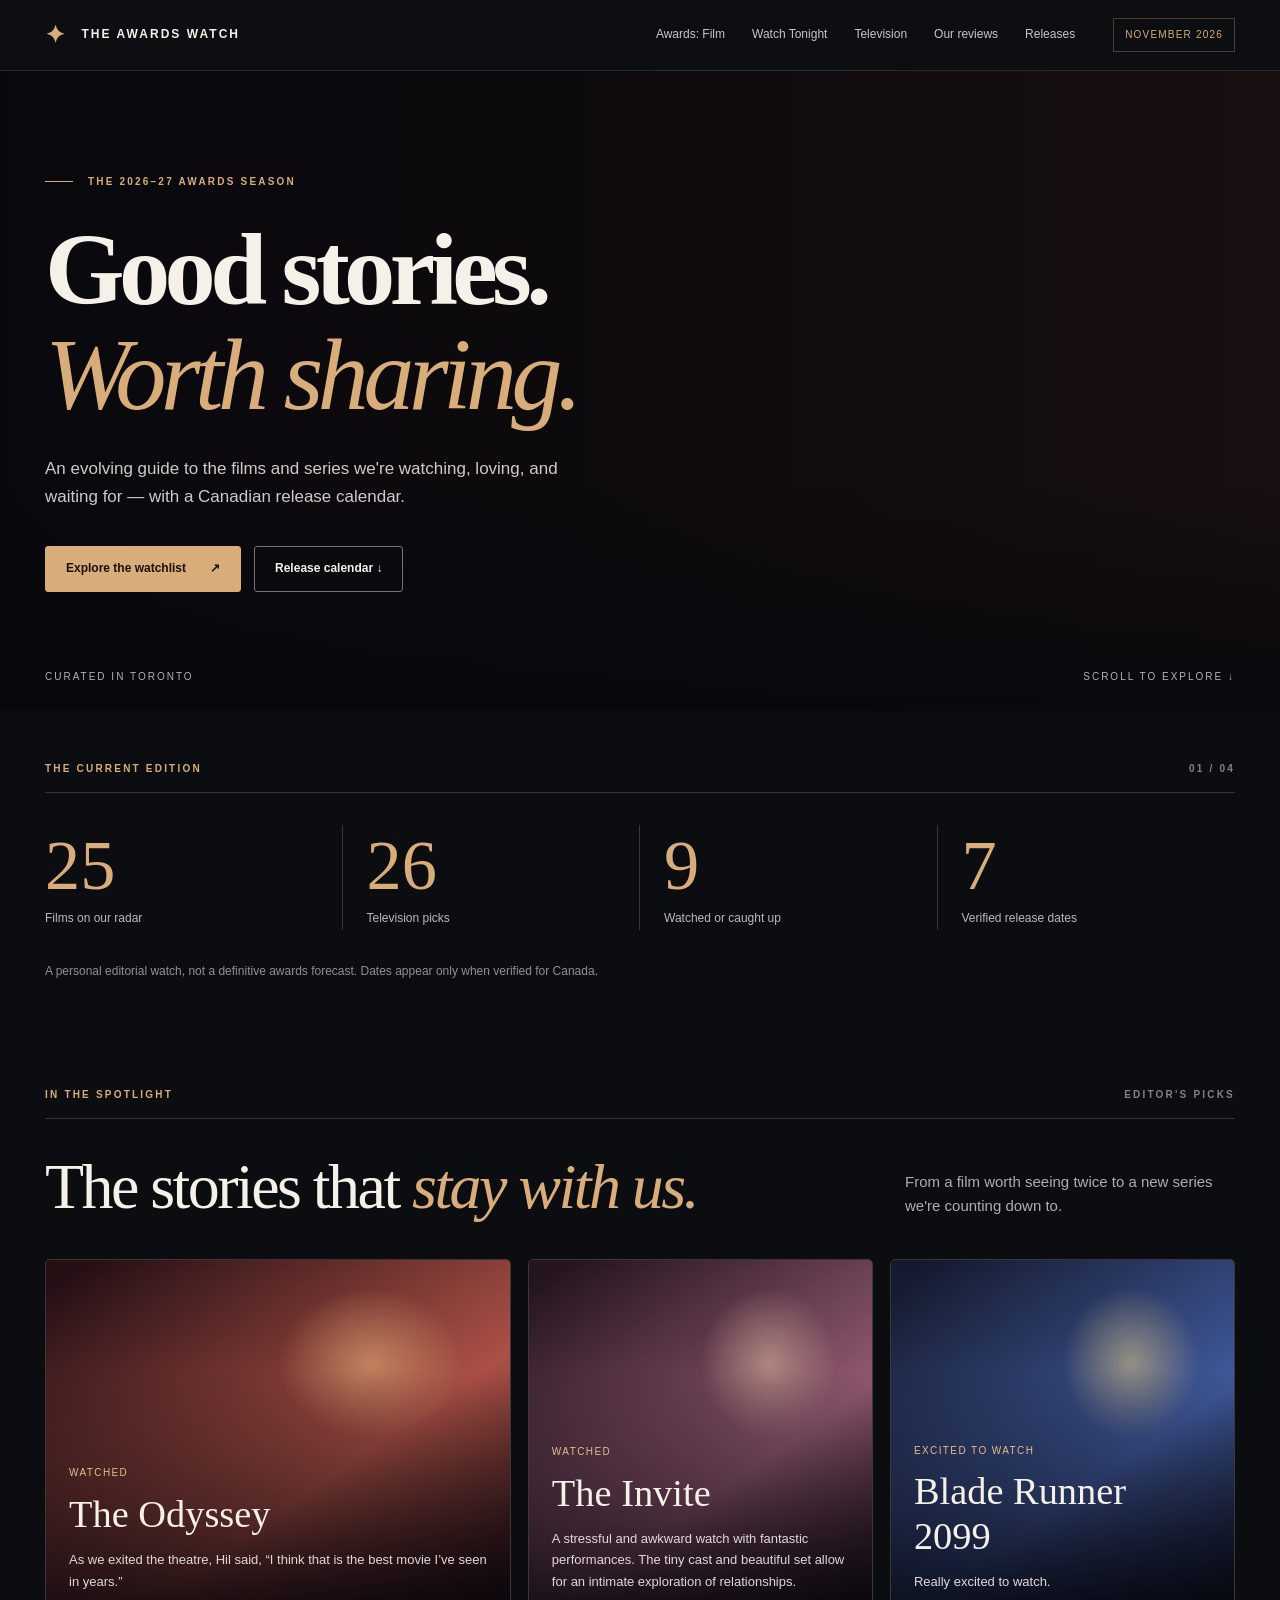
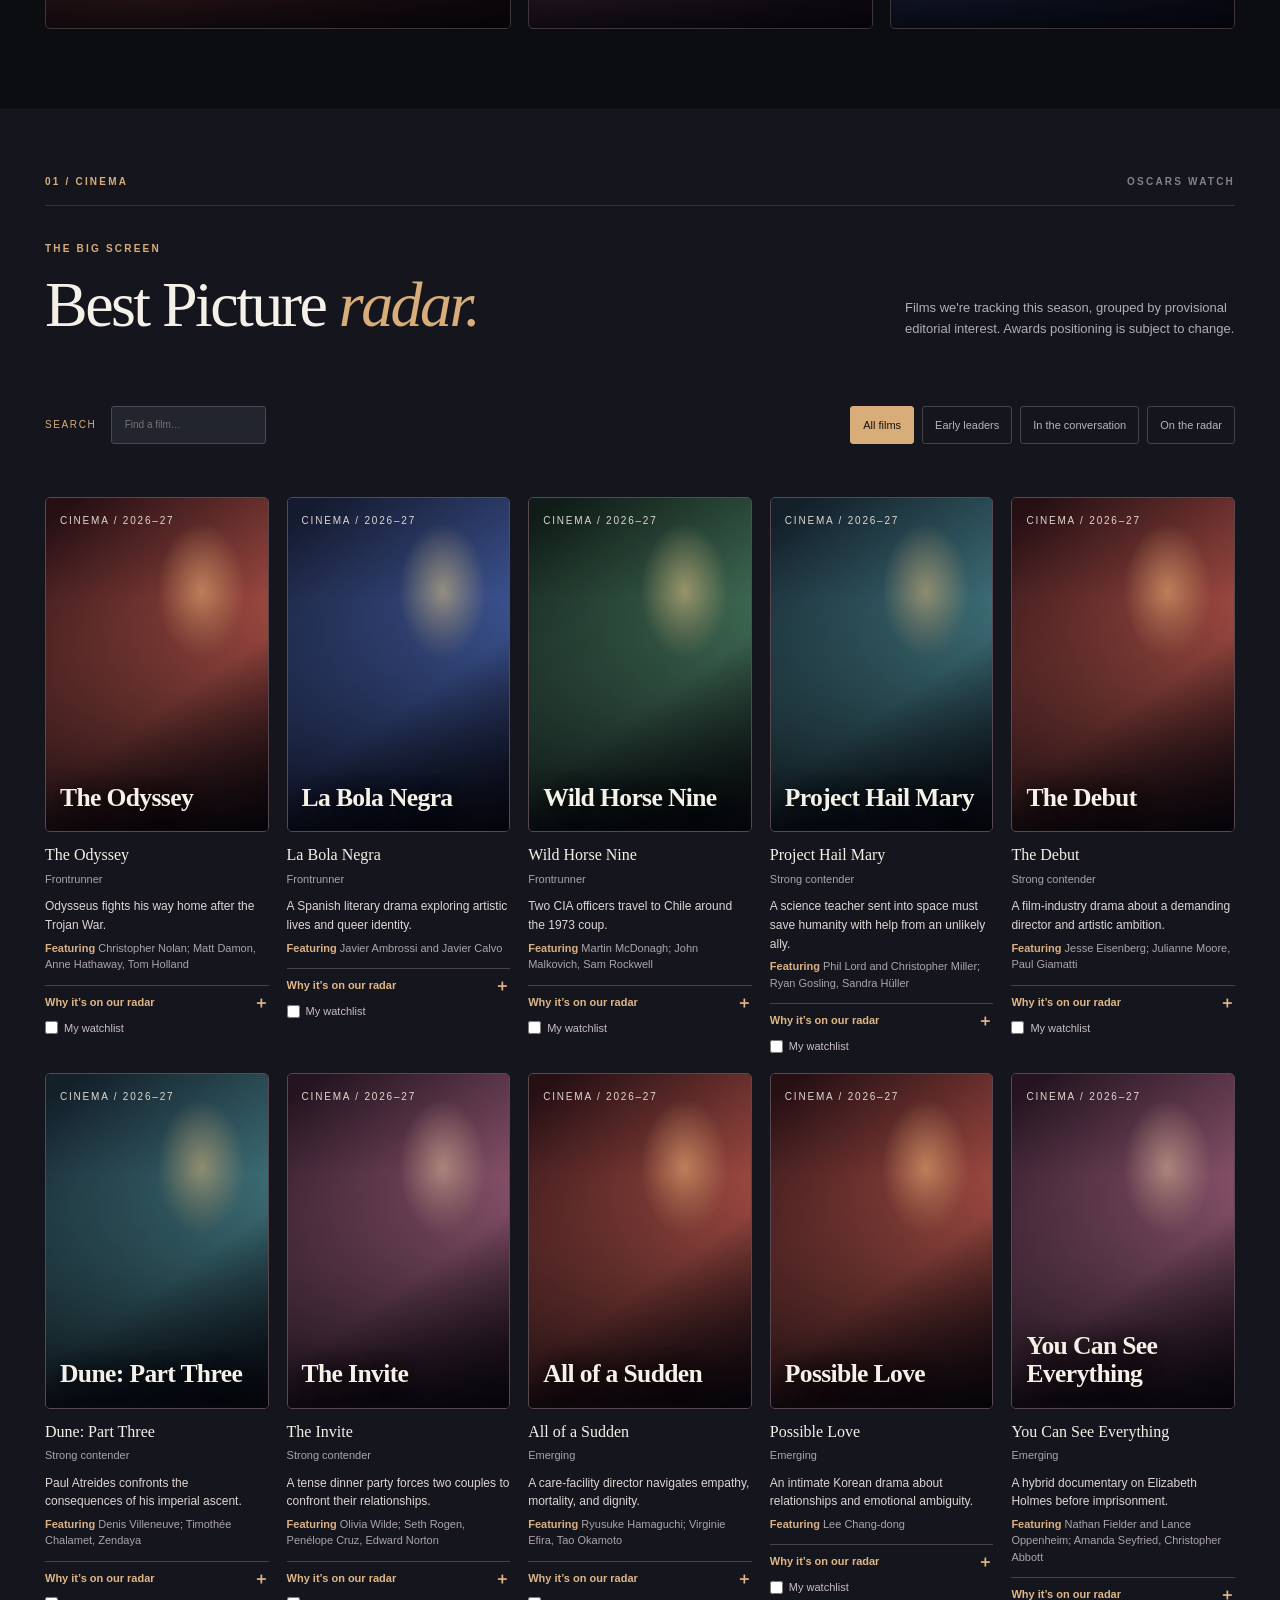
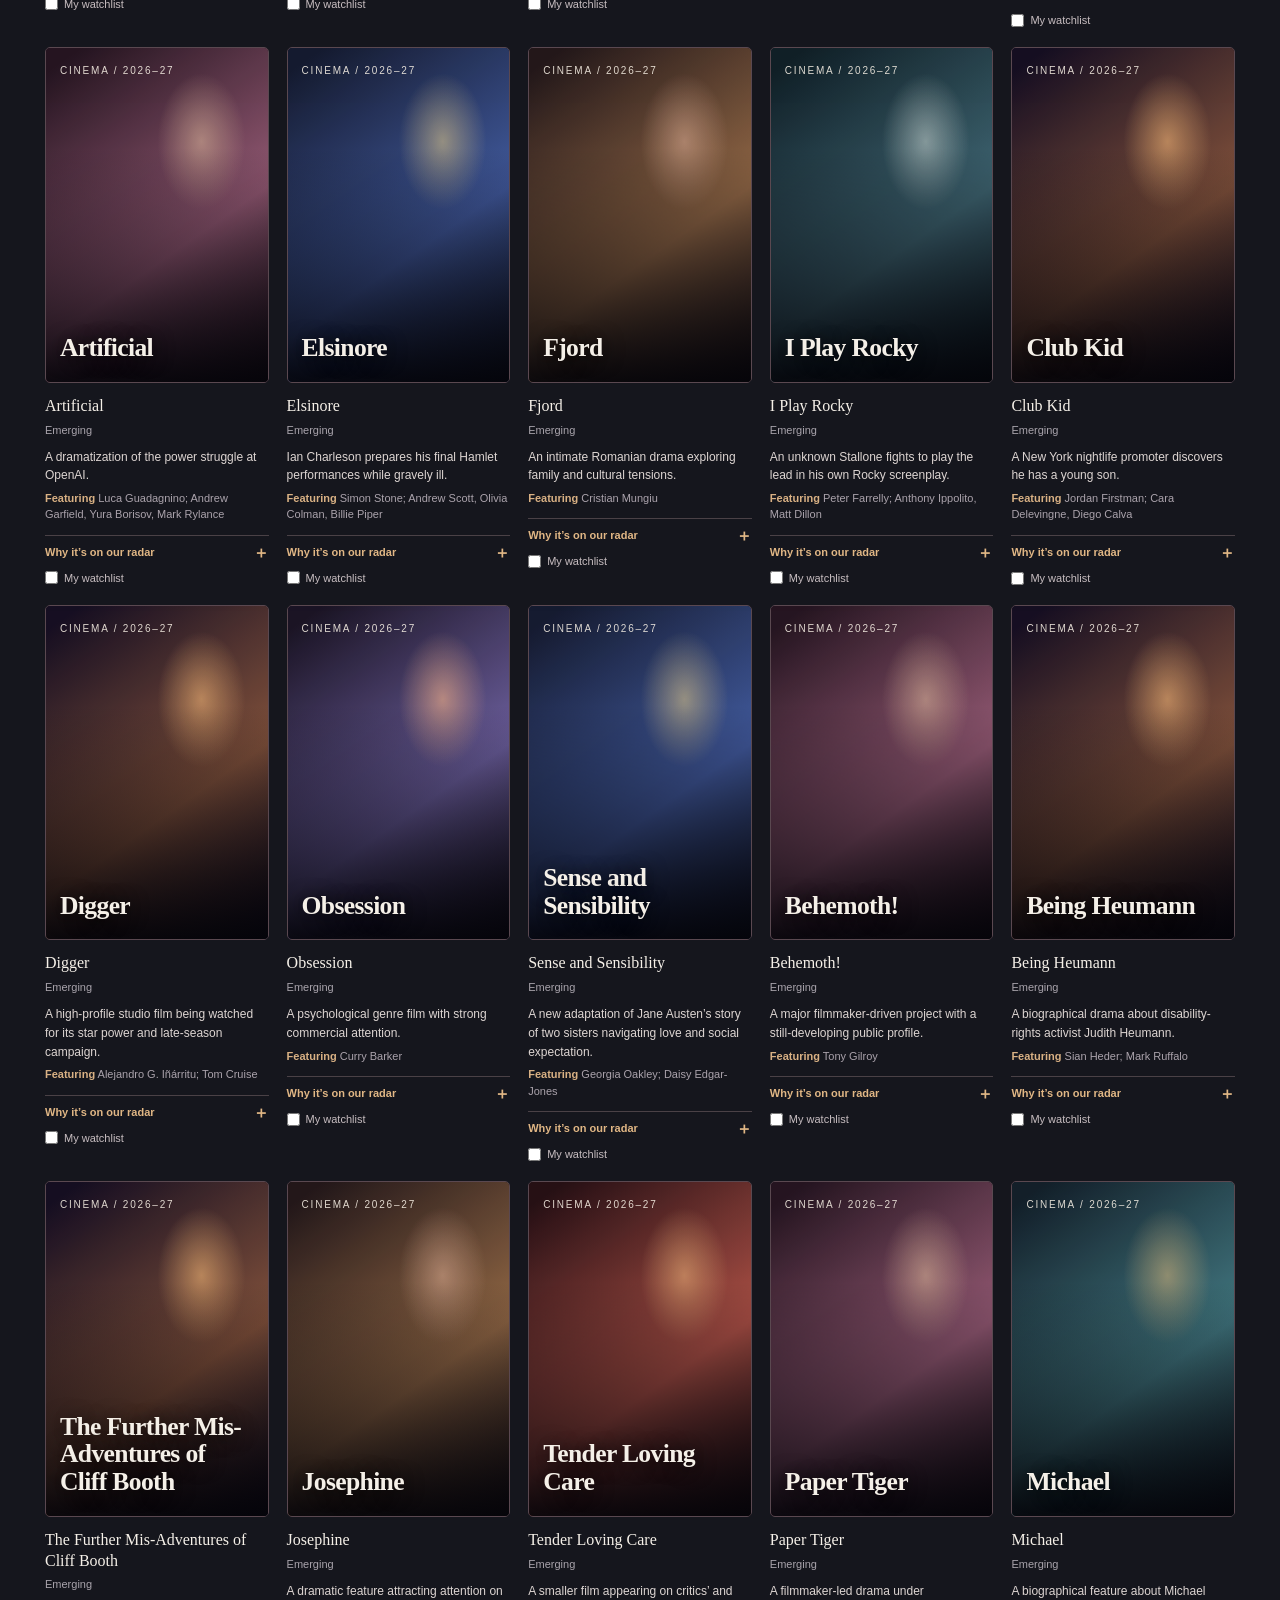
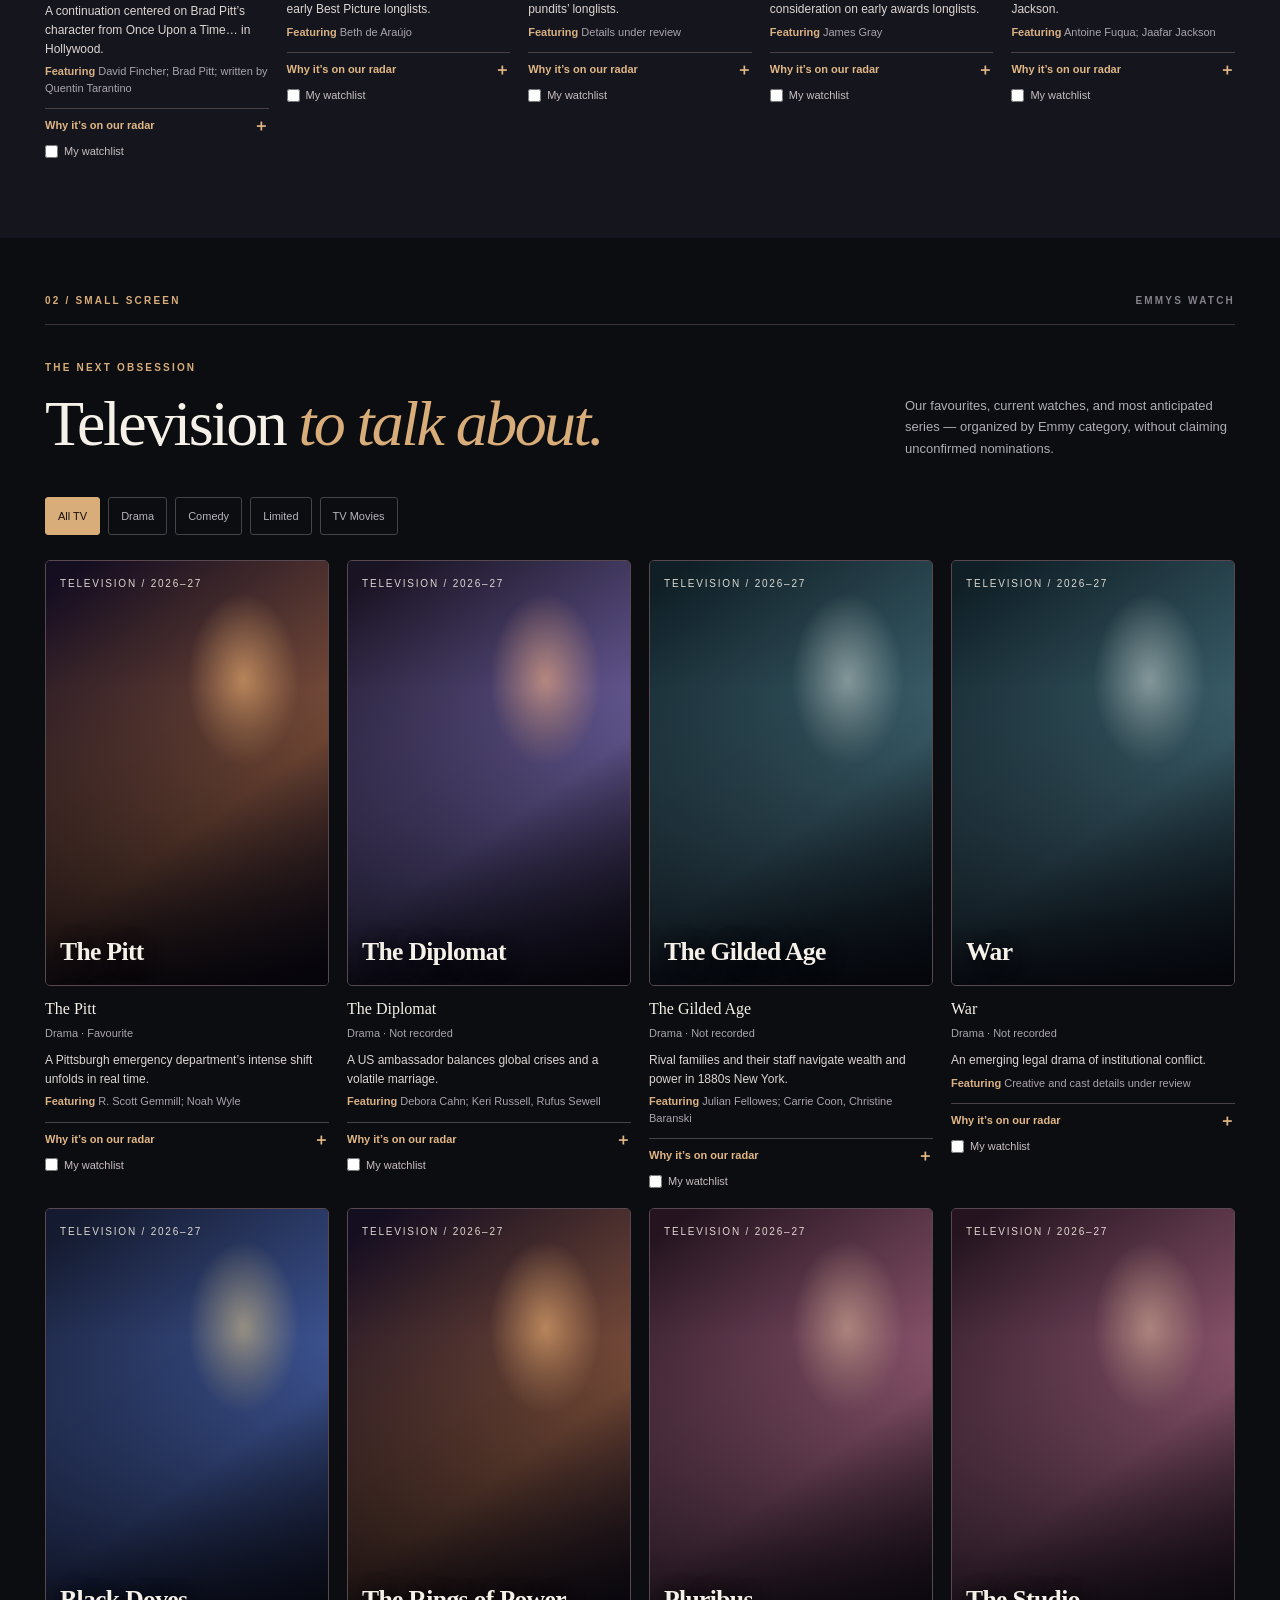
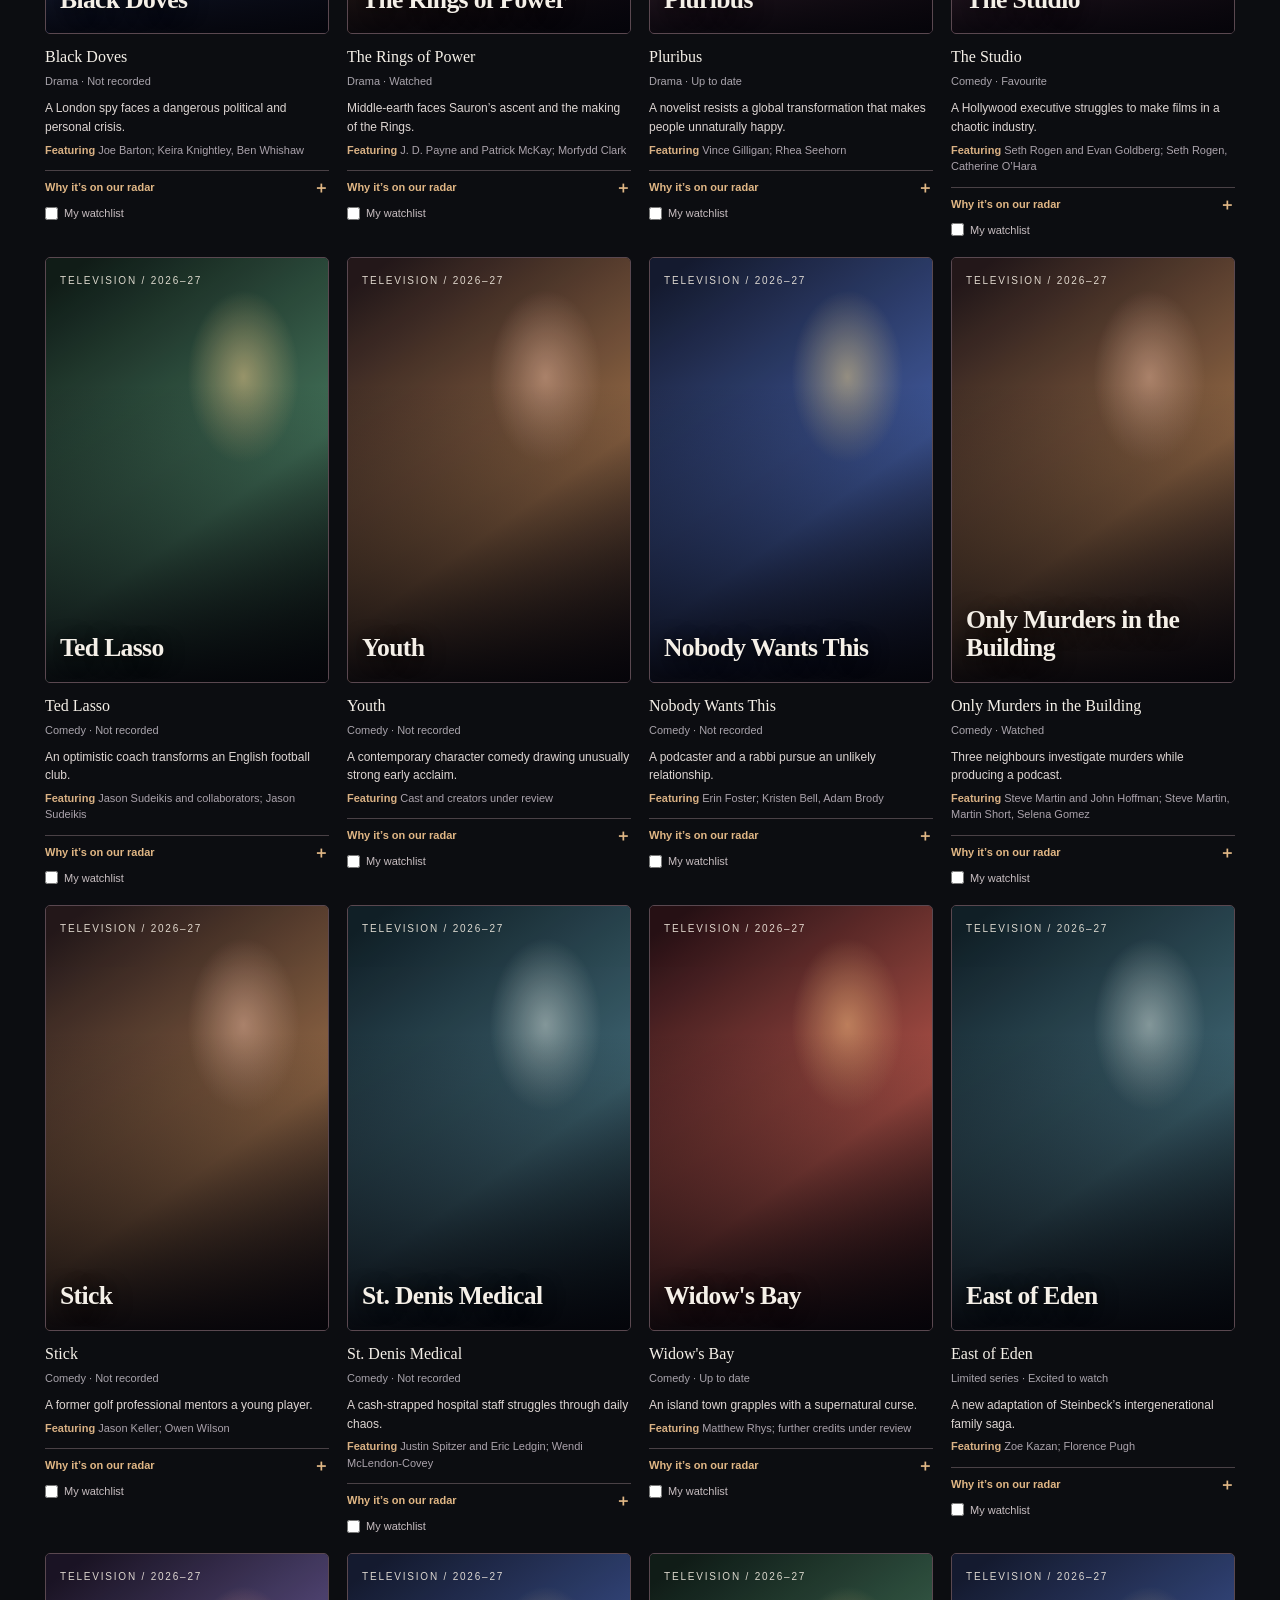
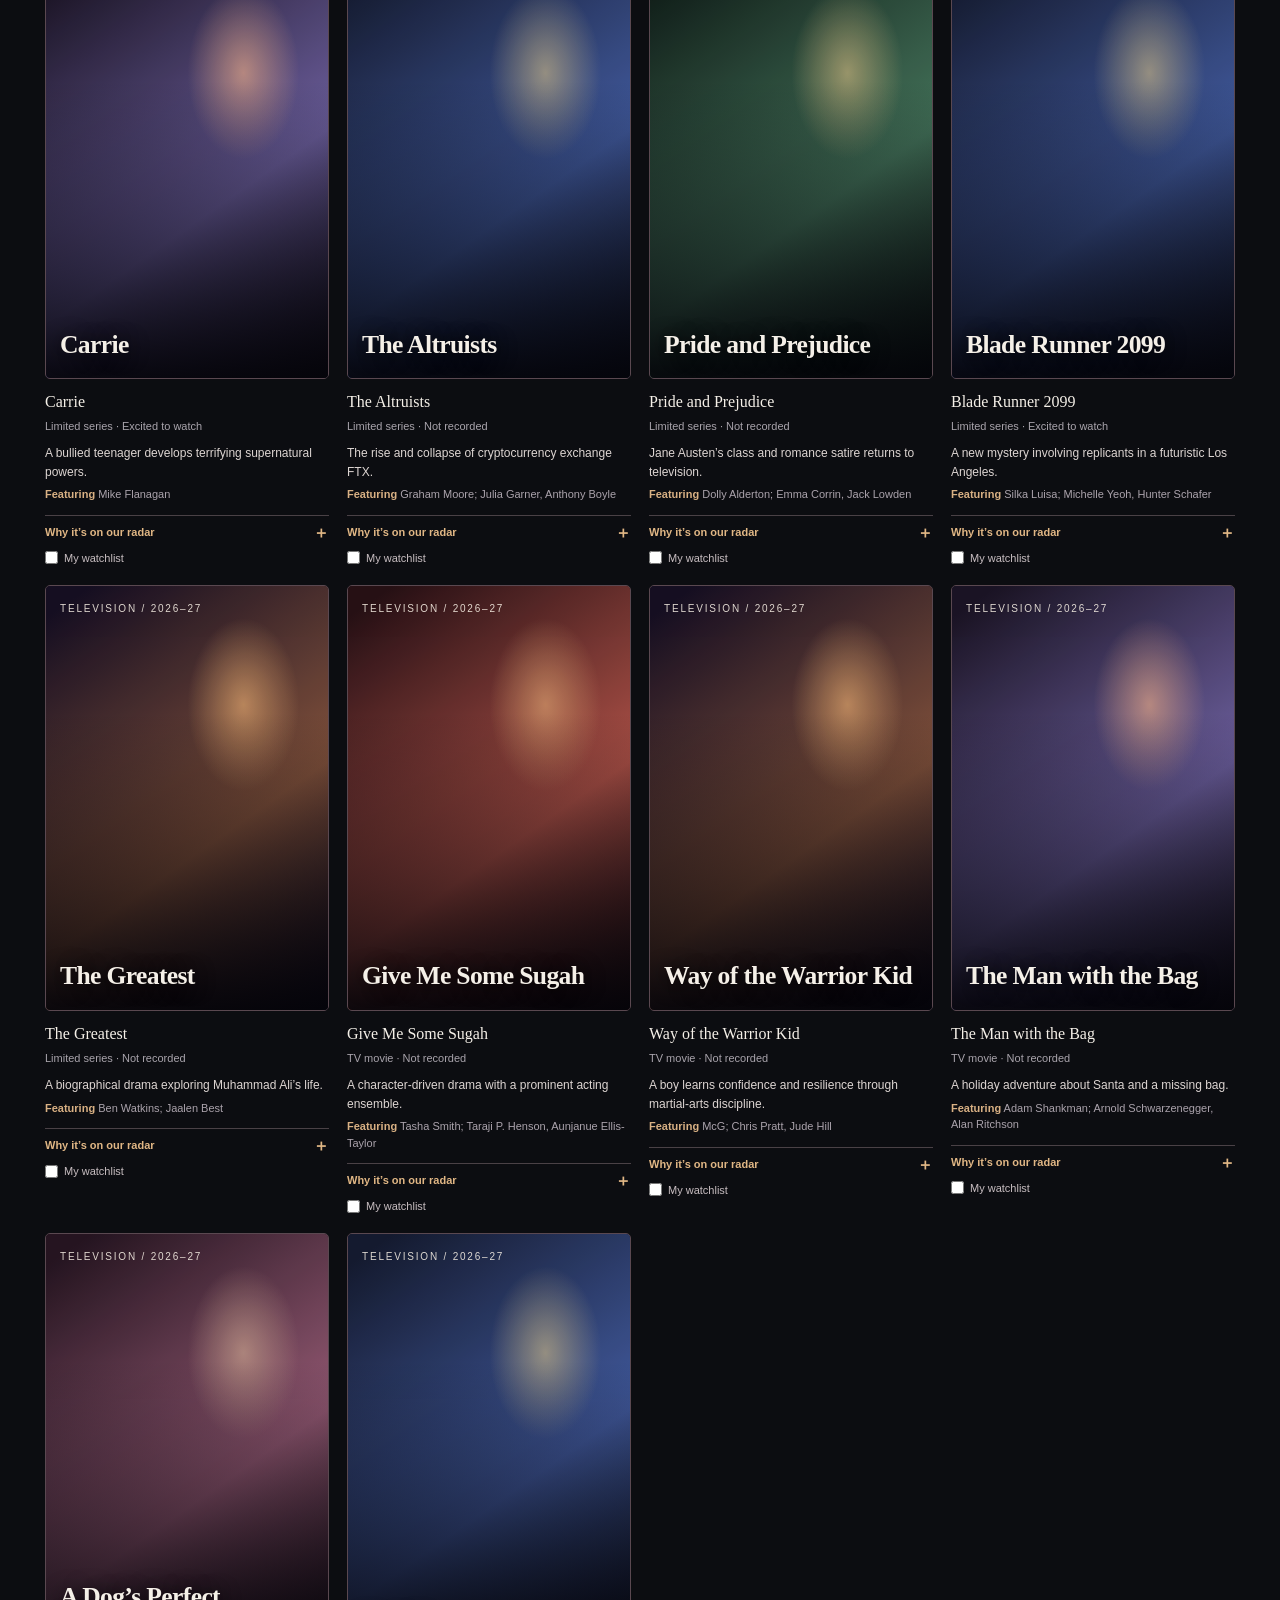
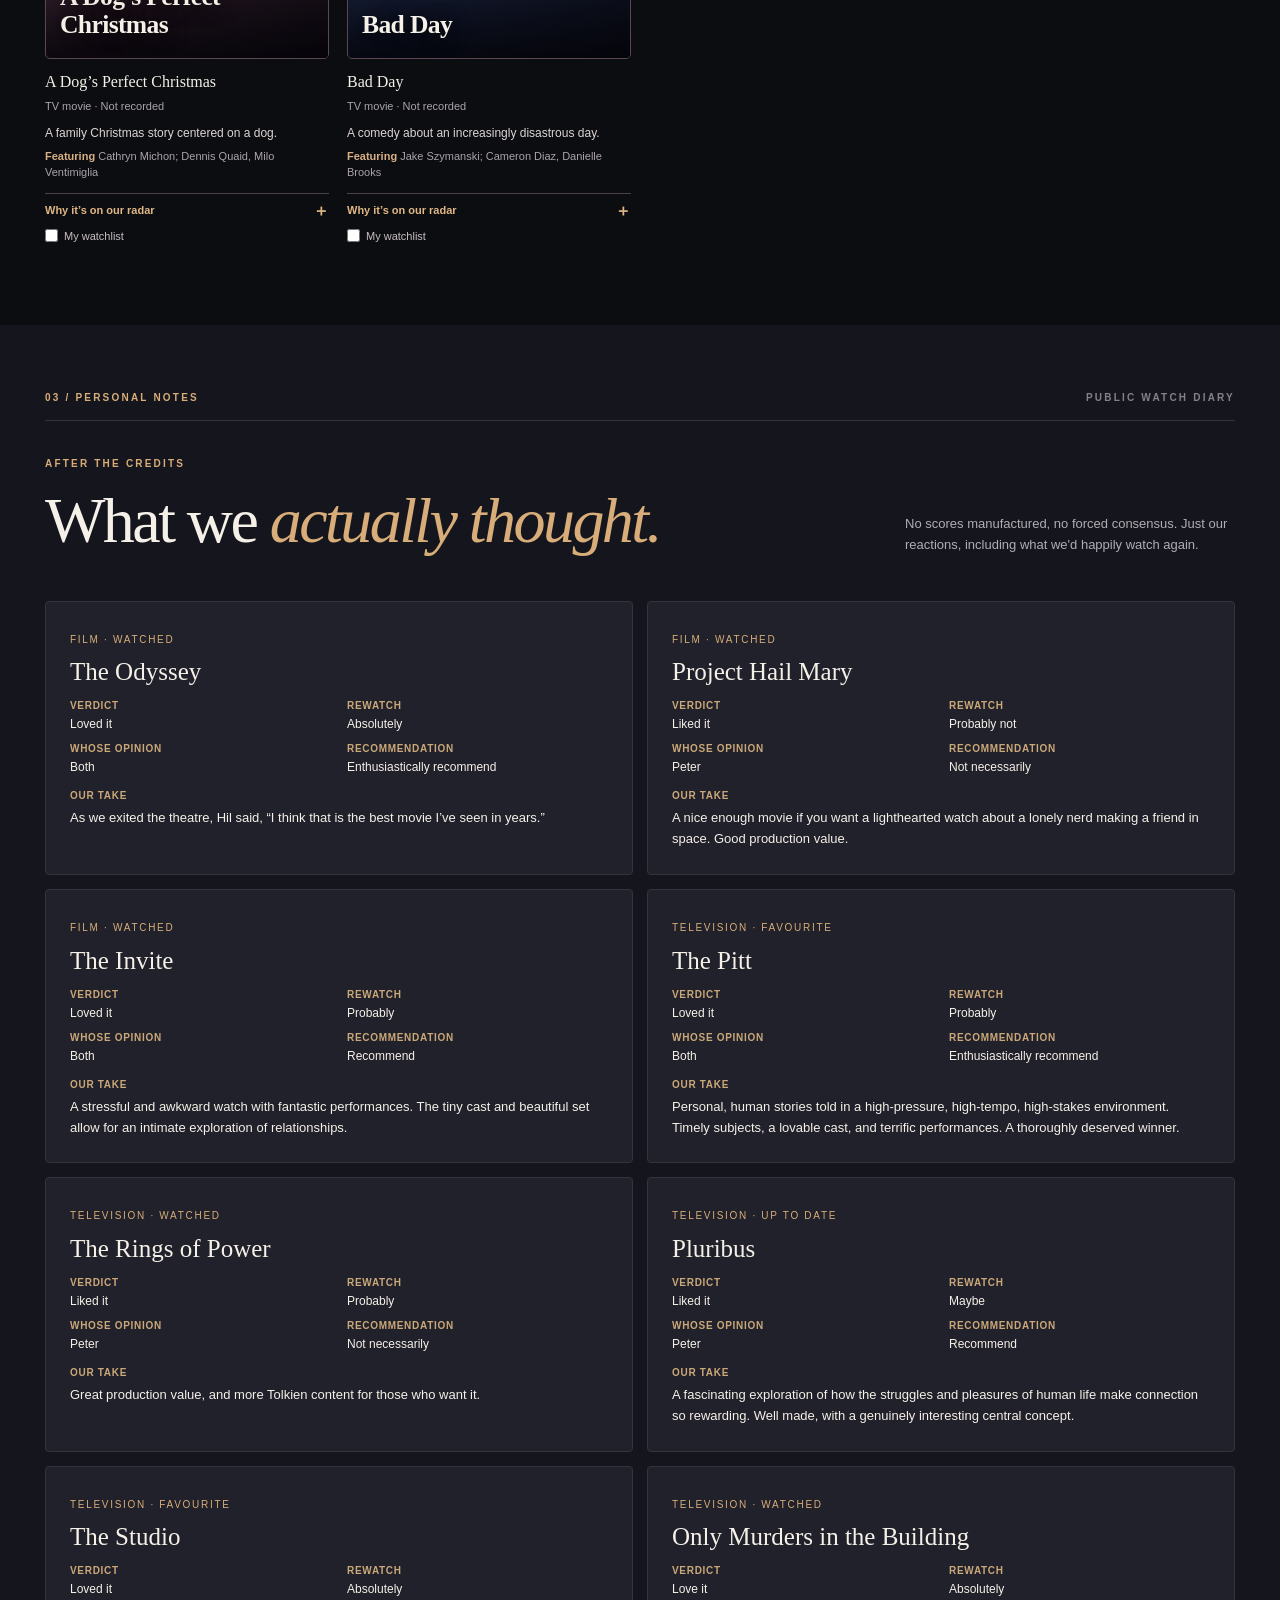
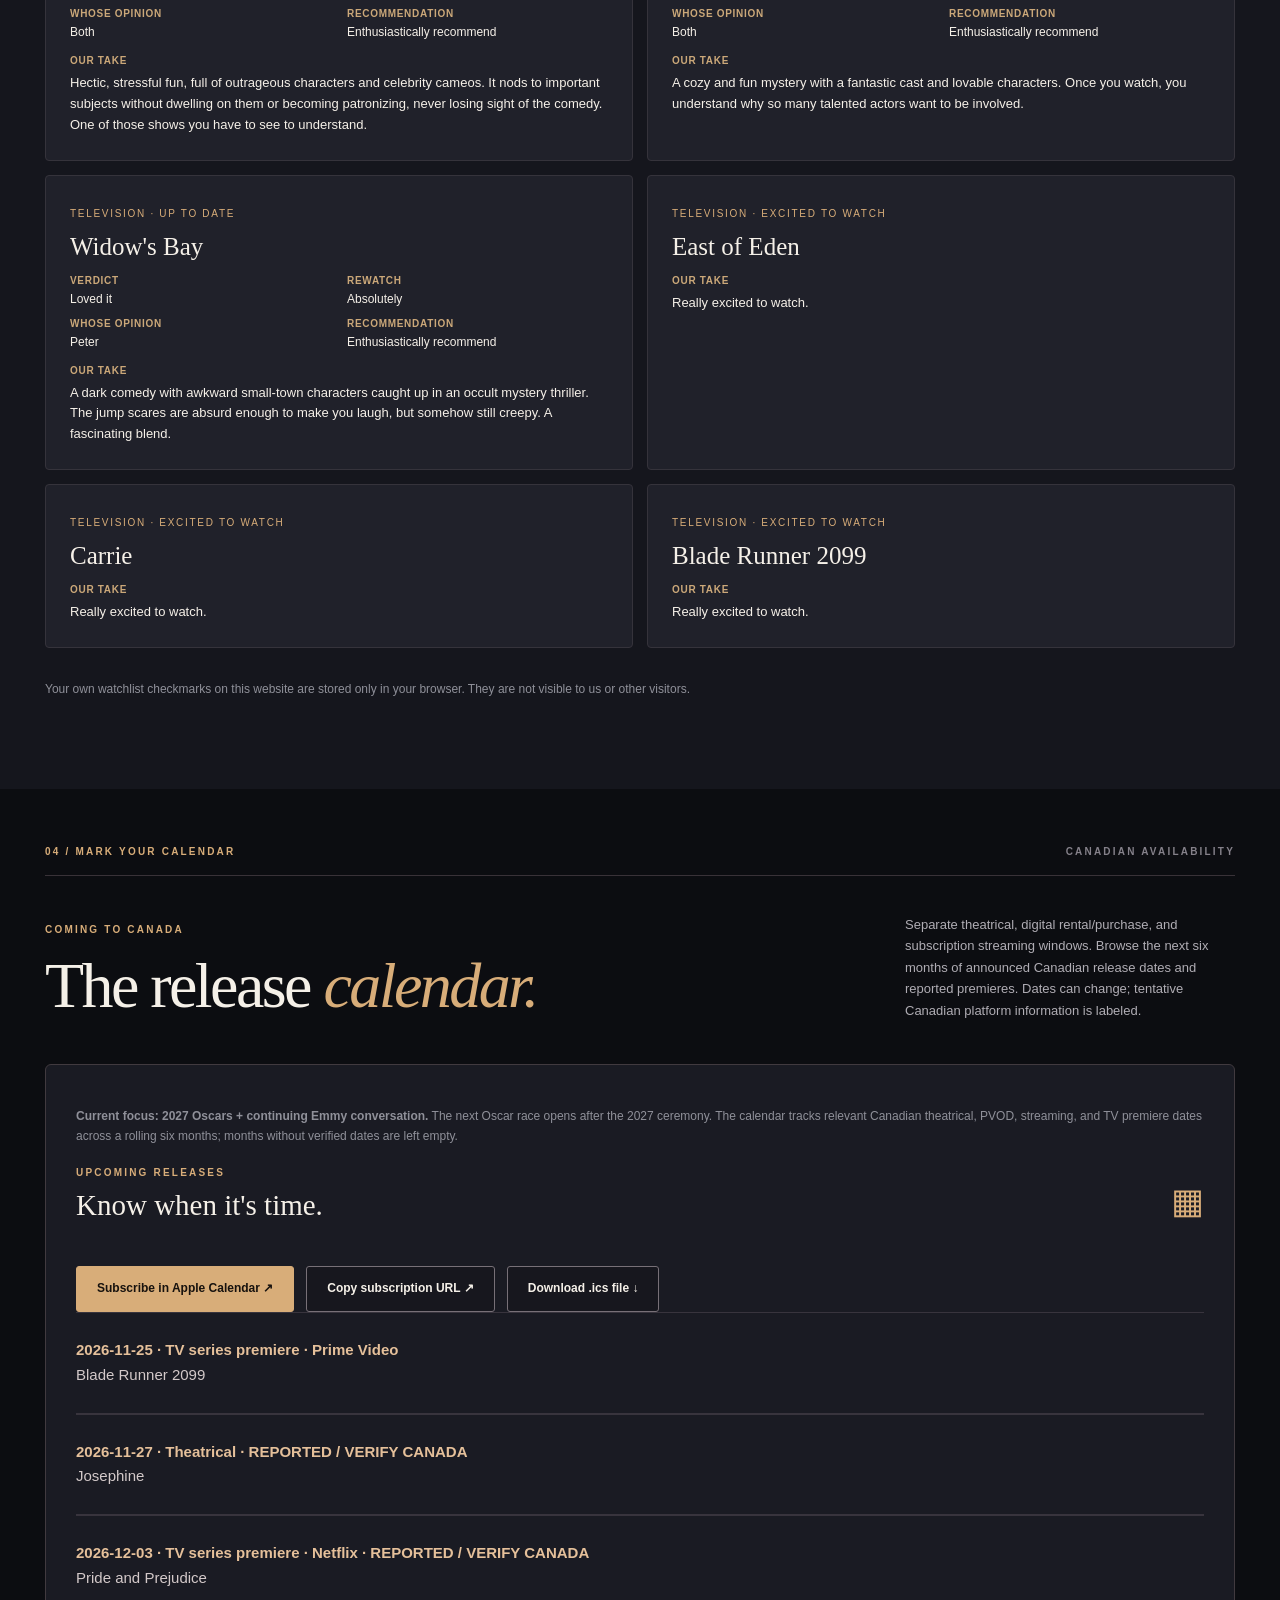
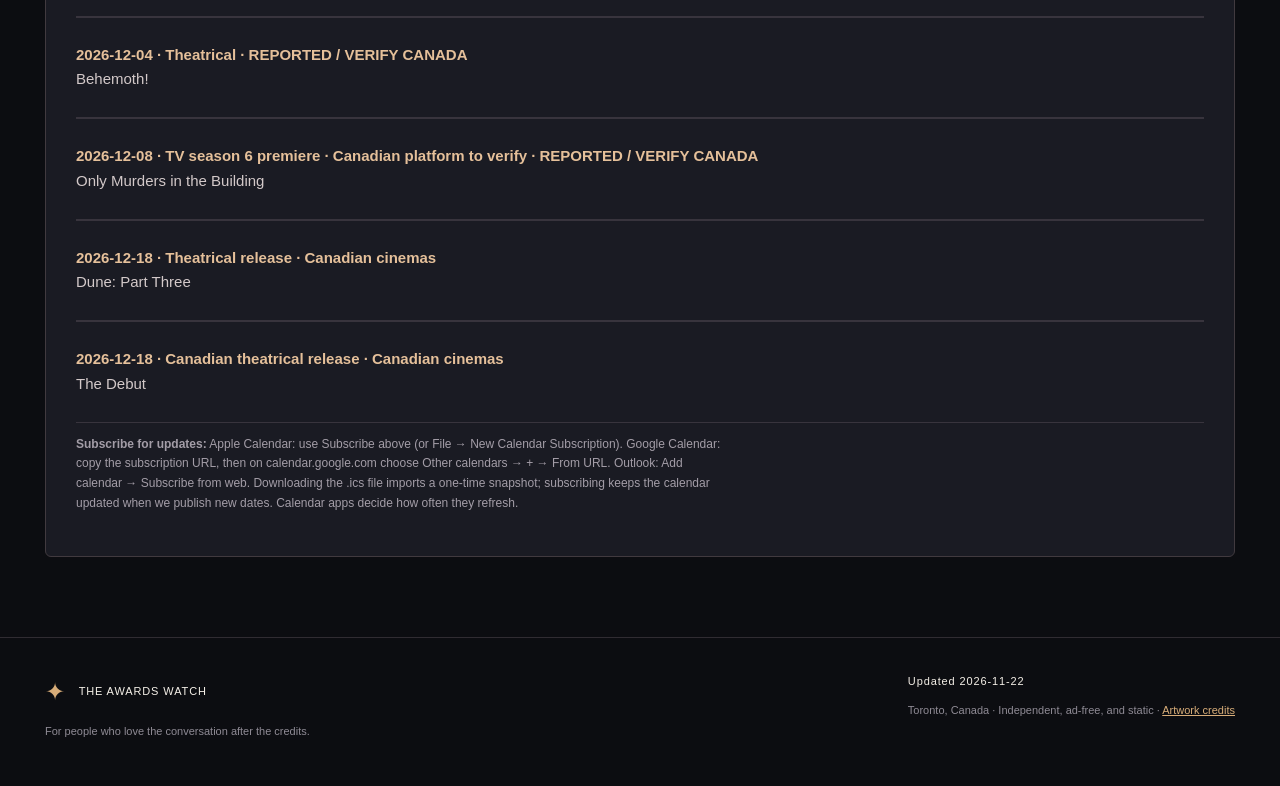
<file: index.html>
<!doctype html><html lang="en"><head><meta charset="utf-8"><meta name="viewport" content="width=device-width,initial-scale=1"><meta name="theme-color" content="#0c0d11"><meta name="description" content="The Awards Watch: a Toronto-based, personal guide to Oscar and Emmy contenders, reactions, and verified Canadian releases."><title>The Awards Watch — Film, television & awards season</title><link rel="stylesheet" href="style.css"></head><body><header class="top"><div class="shell nav"><a class="brand" href="#top"><span class="brandmark">✦</span> THE AWARDS WATCH</a><nav aria-label="Main navigation"><a href="#film">Awards: Film</a><a href="watch-tonight.html">Watch Tonight</a><a href="#television">Television</a><a href="#reactions">Our reviews</a><a href="#releases">Releases</a></nav><span class="edition">NOVEMBER 2026</span></div></header><main id="top"><section class="hero"><div class="heroimage"></div><div class="shell hero-inner"><p class="kicker"><span class="line"></span> THE 2026–27 AWARDS SEASON</p><h1>Good stories.<br><em>Worth sharing.</em></h1><p class="hero-sub">An evolving guide to the films and series we're watching, loving, and waiting for — with a Canadian release calendar.</p><div class="hero-actions"><a class="btn gold" href="#film">Explore the watchlist <span>↗</span></a><a class="btn outline" href="#releases">Release calendar ↓</a></div></div><div class="hero-bottom shell"><span>CURATED IN TORONTO</span><span>SCROLL TO EXPLORE ↓</span></div></section><section class="shell overview"><div class="overline">THE CURRENT EDITION <span>01 / 04</span></div><div class="overview-grid"><div><strong id="filmCount">—</strong><span>Films on our radar</span></div><div><strong id="tvCount">—</strong><span>Television picks</span></div><div><strong id="seenCount">—</strong><span>Watched or caught up</span></div><div><strong id="releaseCount">—</strong><span>Verified release dates</span></div></div><p class="editor-note">A personal editorial watch, not a definitive awards forecast. Dates appear only when verified for Canada.</p></section><section class="shell feature-section"><div class="section-label">IN THE SPOTLIGHT <span>EDITOR'S PICKS</span></div><div class="feature-head"><h2>The stories that <i>stay with us.</i></h2><p>From a film worth seeing twice to a new series we're counting down to.</p></div><div class="feature-grid" id="features"></div></section><section id="film" class="section-dark"><div class="shell"><div class="section-label">01 / CINEMA <span>OSCARS WATCH</span></div><div class="section-head"><div><p class="eyebrow">THE BIG SCREEN</p><h2>Best Picture <i>radar.</i></h2></div><p>Films we're tracking this season, grouped by provisional editorial interest. Awards positioning is subject to change.</p></div><div class="filters"><label class="search-label">SEARCH <input id="filmSearch" placeholder="Find a film…"></label><div class="segmented" id="filmFilters"><button class="active" data-tier="all">All films</button><button data-tier="Frontrunner">Early leaders</button><button data-tier="Strong contender">In the conversation</button><button data-tier="Emerging">On the radar</button></div></div><div class="poster-grid" id="filmGrid"></div></div></section><section id="television" class="shell tv-section"><div class="section-label">02 / SMALL SCREEN <span>EMMYS WATCH</span></div><div class="section-head"><div><p class="eyebrow">THE NEXT OBSESSION</p><h2>Television <i>to talk about.</i></h2></div><p>Our favourites, current watches, and most anticipated series — organized by Emmy category, without claiming unconfirmed nominations.</p></div><div class="segmented" id="tvFilters"><button class="active" data-tier="all">All TV</button><button data-tier="Drama">Drama</button><button data-tier="Comedy">Comedy</button><button data-tier="Limited series">Limited</button><button data-tier="TV movie">TV Movies</button></div><div class="poster-grid" id="tvGrid"></div></section><section id="reactions" class="section-dark"><div class="shell"><div class="section-label">03 / PERSONAL NOTES <span>PUBLIC WATCH DIARY</span></div><div class="section-head"><div><p class="eyebrow">AFTER THE CREDITS</p><h2>What we <i>actually thought.</i></h2></div><p>No scores manufactured, no forced consensus. Just our reactions, including what we'd happily watch again.</p></div><div class="review-grid" id="reviewGrid"></div><p class="privacy-note">Your own watchlist checkmarks on this website are stored only in your browser. They are not visible to us or other visitors.</p></div></section><section id="releases" class="shell release-section"><div class="section-label">04 / MARK YOUR CALENDAR <span>CANADIAN AVAILABILITY</span></div><div class="section-head"><div><p class="eyebrow">COMING TO CANADA</p><h2>The release <i>calendar.</i></h2></div><p>Separate theatrical, digital rental/purchase, and subscription streaming windows. Browse the next six months of announced Canadian release dates and reported premieres. Dates can change; tentative Canadian platform information is labeled.</p></div><div class="release-panel"><p class="editor-note"><strong>Current focus: 2027 Oscars + continuing Emmy conversation.</strong> The next Oscar race opens after the 2027 ceremony. The calendar tracks relevant Canadian theatrical, PVOD, streaming, and TV premiere dates across a rolling six months; months without verified dates are left empty.</p><div class="release-panel-top"><div><span class="eyebrow">UPCOMING RELEASES</span><h3>Know when it's time.</h3></div><div class="calendar-icon">▦</div></div><div class="release-actions"><a class="btn gold" href="webcal://idyllic-stroopwafel.github.io/awards-watch/releases.ics">Subscribe in Apple Calendar ↗</a><button class="btn outline" id="copyCalendar">Copy subscription URL ↗</button><a class="btn outline" href="releases.ics" download="awards-watch-releases.ics">Download .ics file ↓</a></div><div id="releaseList"></div><p class="calendar-help"><strong>Subscribe for updates:</strong> Apple Calendar: use Subscribe above (or File → New Calendar Subscription). Google Calendar: copy the subscription URL, then on calendar.google.com choose Other calendars → + → From URL. Outlook: Add calendar → Subscribe from web. Downloading the .ics file imports a one-time snapshot; subscribing keeps the calendar updated when we publish new dates. Calendar apps decide how often they refresh.</p></div></section></main><footer><div class="shell footer-inner"><div><span class="brandmark">✦</span> THE AWARDS WATCH<p>For people who love the conversation after the credits.</p></div><div><span id="updated"></span><p>Toronto, Canada · Independent, ad-free, and static · <a href="credits.html" style="color:#d8ad79;text-decoration:underline">Artwork credits</a></p></div></div></footer><script src="app.js"></script></body></html>
</file>
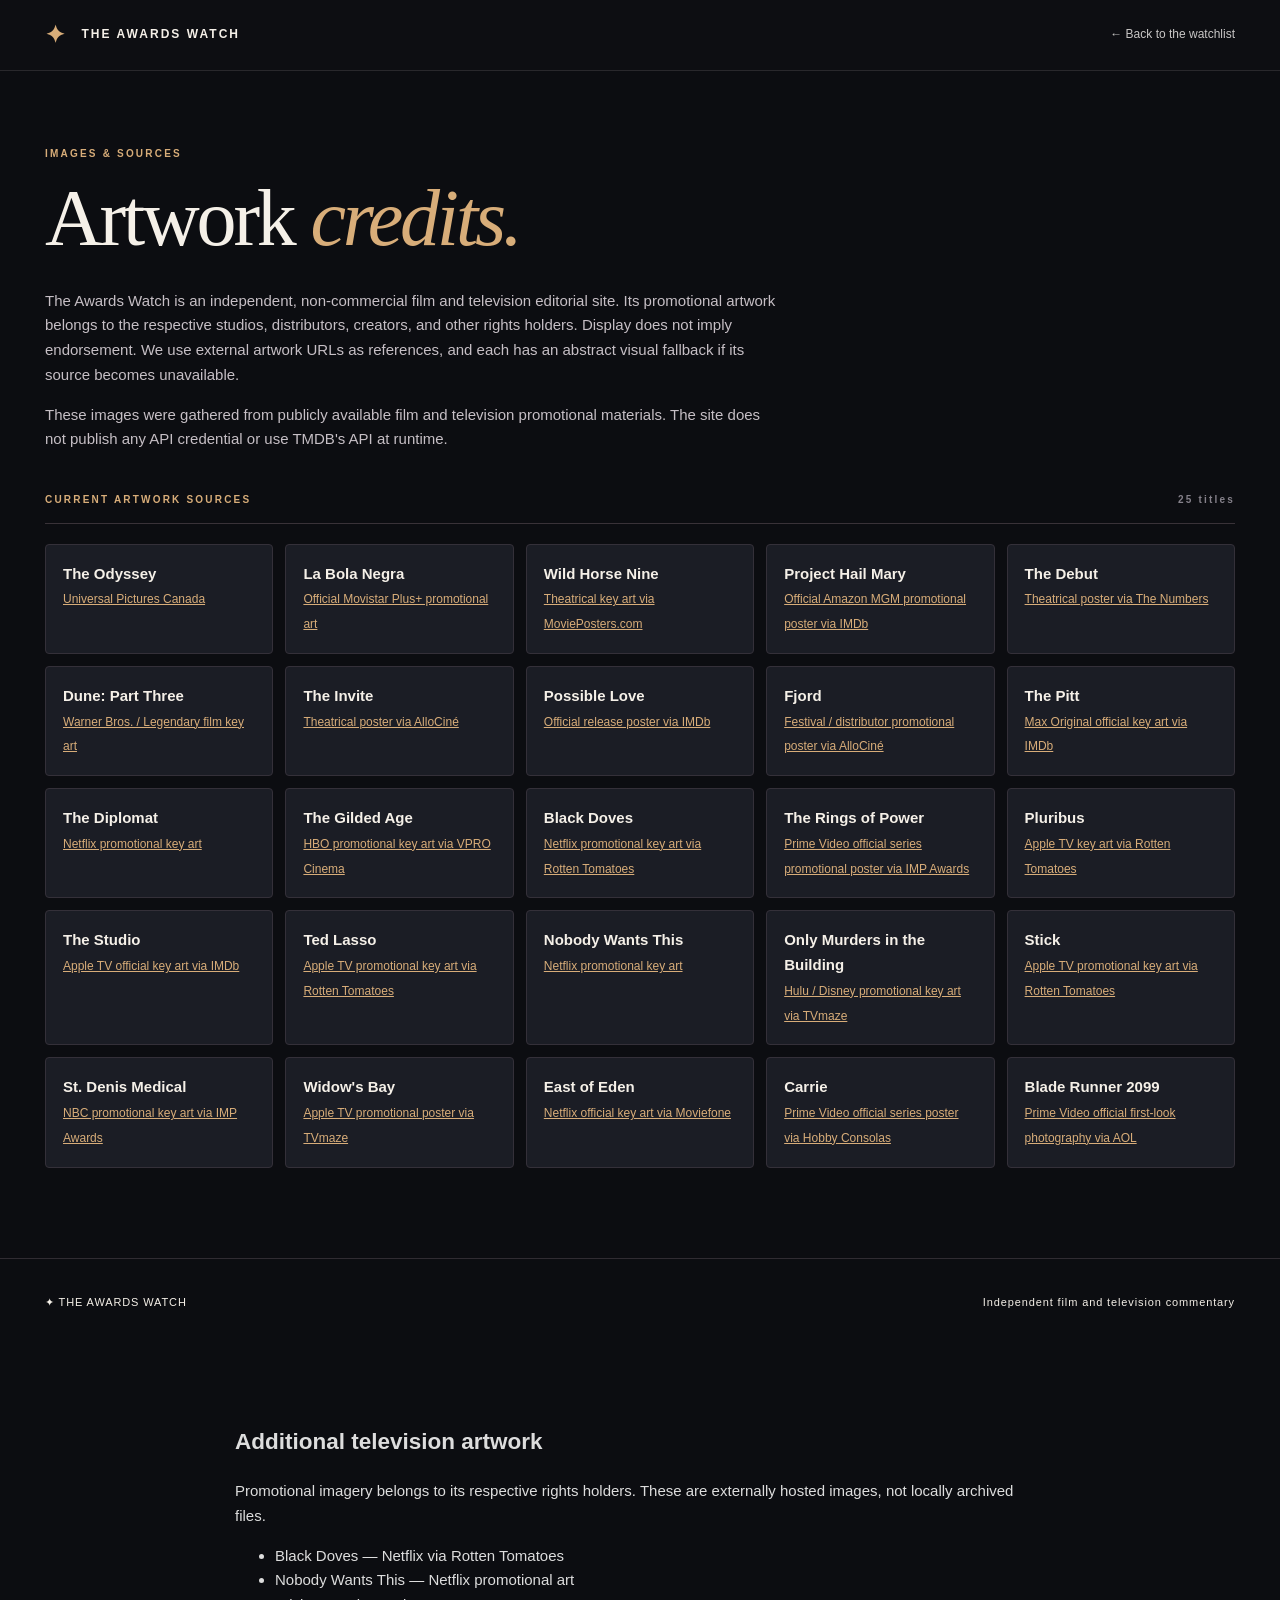
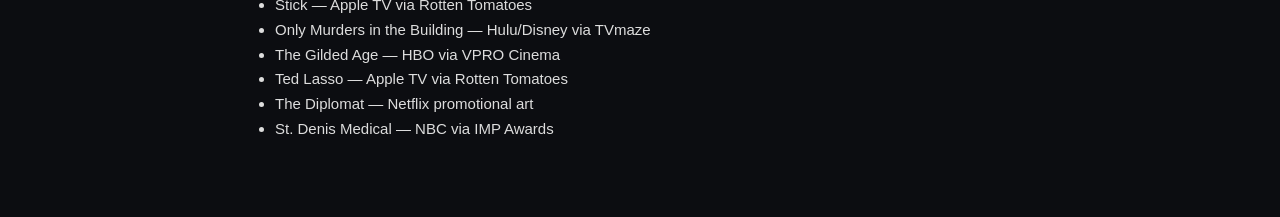
<file: credits.html>
<!doctype html><html lang="en"><head><meta charset="utf-8"><meta name="viewport" content="width=device-width,initial-scale=1"><title>Artwork credits — The Awards Watch</title><link rel="stylesheet" href="style.css"></head><body><header class="top"><div class="shell nav"><a class="brand" href="./"><span class="brandmark">✦</span> THE AWARDS WATCH</a><nav><a href="./">← Back to the watchlist</a></nav></div></header><main class="shell" style="padding:65px 0 90px"><p class="eyebrow">IMAGES & SOURCES</p><h1 style="font:500 clamp(2.8rem,7vw,5rem) Georgia,serif;letter-spacing:-.04em;margin:10px 0 25px">Artwork <em style="color:#d8ad79">credits.</em></h1><p style="color:#c6bfc5;max-width:740px">The Awards Watch is an independent, non-commercial film and television editorial site. Its promotional artwork belongs to the respective studios, distributors, creators, and other rights holders. Display does not imply endorsement. We use external artwork URLs as references, and each has an abstract visual fallback if its source becomes unavailable.</p><p style="color:#c6bfc5;max-width:740px">These images were gathered from publicly available film and television promotional materials. The site does not publish any API credential or use TMDB's API at runtime.</p><div class="section-label" style="margin:40px 0 20px">CURRENT ARTWORK SOURCES <span id="count">—</span></div><div id="items" style="display:grid;grid-template-columns:repeat(auto-fit,minmax(220px,1fr));gap:12px"></div></main><footer><div class="shell footer-inner"><div><a href="./">✦ THE AWARDS WATCH</a></div><div>Independent film and television commentary</div></div></footer><script>fetch('data.json').then(r=>r.json()).then(d=>{const items=document.getElementById('items');const list=d.titles.filter(t=>t.poster);document.getElementById('count').textContent=list.length+' titles';list.forEach(t=>{const div=document.createElement('div');div.style.cssText='background:#1b1d25;border:1px solid #343039;padding:17px;border-radius:4px';const heading=document.createElement('strong');heading.textContent=t.title;heading.style.display='block';const link=document.createElement('a');link.textContent=t.artworkCredit||'Promotional art';link.href=t.poster;link.rel='noopener noreferrer';link.target='_blank';link.style.cssText='font-size:12px;color:#d8ad79;text-decoration:underline';div.append(heading,link);items.append(div)})}).catch(()=>document.getElementById('items').textContent='Artwork credits are temporarily unavailable.')</script><section style="max-width:850px;margin:40px auto;padding:20px;color:#ddd"><h2>Additional television artwork</h2><p>Promotional imagery belongs to its respective rights holders. These are externally hosted images, not locally archived files.</p><ul><li>Black Doves — Netflix via Rotten Tomatoes</li><li>Nobody Wants This — Netflix promotional art</li><li>Stick — Apple TV via Rotten Tomatoes</li><li>Only Murders in the Building — Hulu/Disney via TVmaze</li><li>The Gilded Age — HBO via VPRO Cinema</li><li>Ted Lasso — Apple TV via Rotten Tomatoes</li><li>The Diplomat — Netflix promotional art</li><li>St. Denis Medical — NBC via IMP Awards</li></ul></section></body></html>
</file>
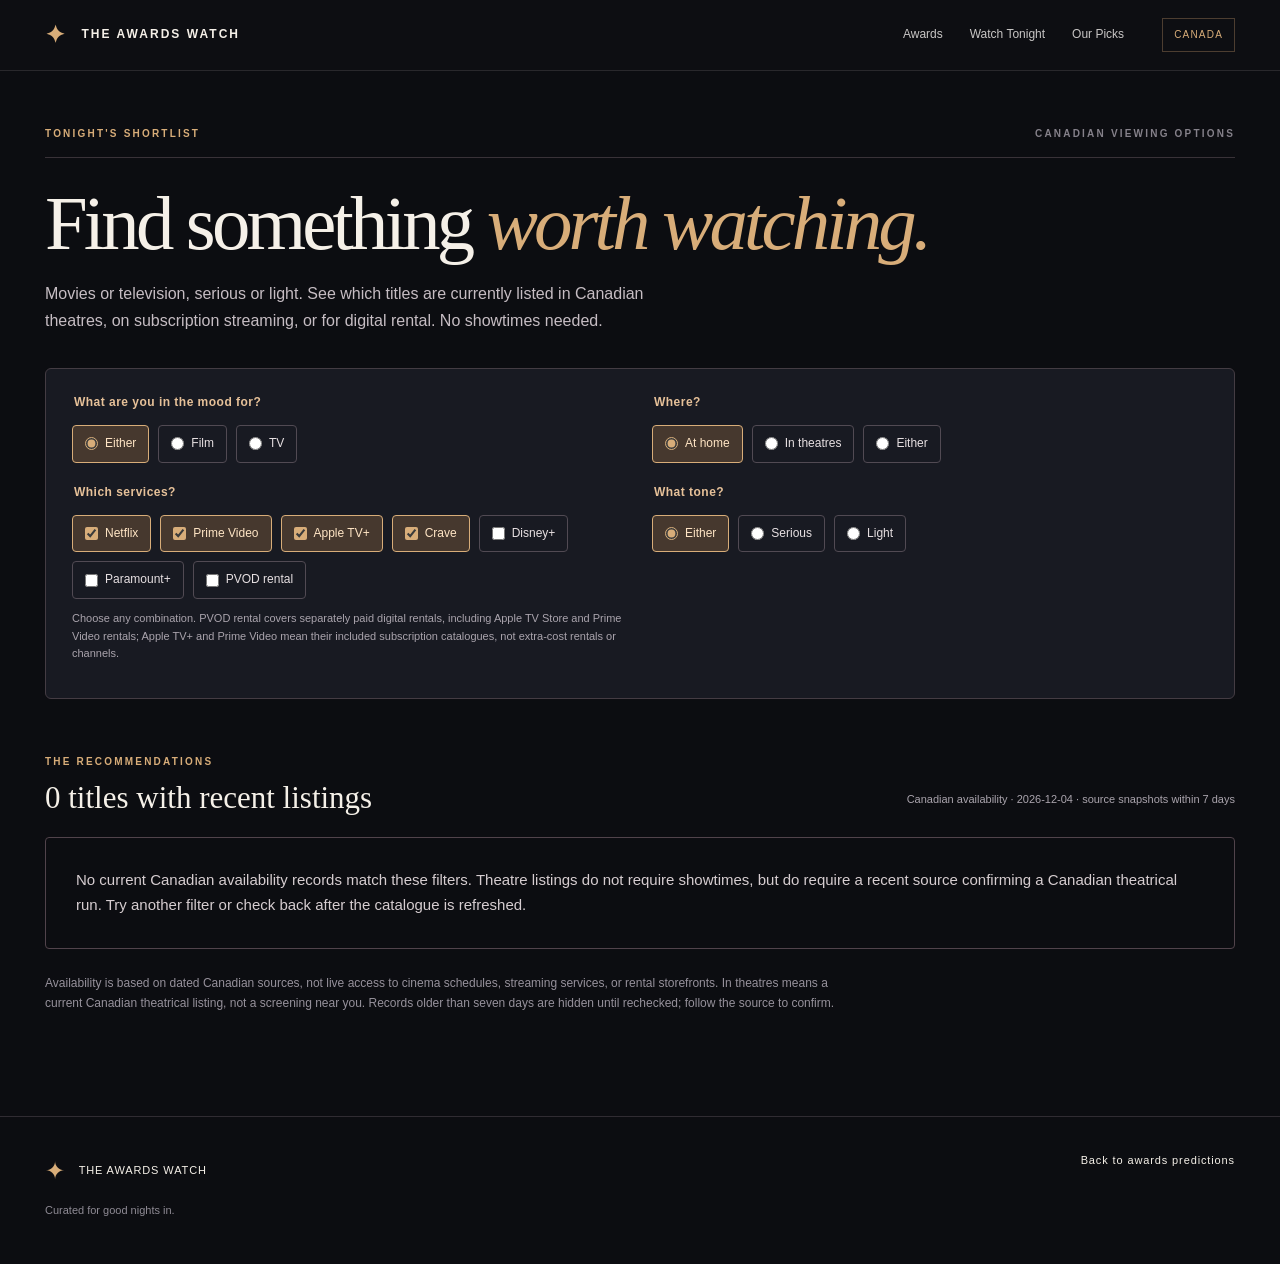
<file: watch-tonight.html>
<!doctype html><html lang="en"><head><meta charset="utf-8"><meta name="viewport" content="width=device-width,initial-scale=1"><meta name="theme-color" content="#0c0d11"><title>Watch Tonight — The Awards Watch</title><link rel="stylesheet" href="style.css"><link rel="stylesheet" href="watch-tonight.css"></head><body><header class="top"><div class="shell nav"><a class="brand" href="./"><span class="brandmark">✦</span> THE AWARDS WATCH</a><nav aria-label="Site"><a href="./">Awards</a><a href="watch-tonight.html" aria-current="page">Watch Tonight</a><a href="./#reactions">Our Picks</a></nav><span class="edition">CANADA</span></div></header><main class="shell tonight"><div class="section-label">TONIGHT'S SHORTLIST <span>CANADIAN VIEWING OPTIONS</span></div><h1>Find something <em>worth watching.</em></h1><p class="intro">Movies or television, serious or light. See which titles are currently listed in Canadian theatres, on subscription streaming, or for digital rental. No showtimes needed.</p><form id="finder" class="finder" onsubmit="return false"><fieldset><legend>What are you in the mood for?</legend><div class="choice-row" role="group" aria-label="Type"><label><input type="radio" name="type" value="either" checked> Either</label><label><input type="radio" name="type" value="movie"> Film</label><label><input type="radio" name="type" value="tv"> TV</label></div></fieldset><fieldset><legend>Where?</legend><div class="choice-row" role="group" aria-label="Viewing location"><label><input type="radio" name="viewing" value="home" checked> At home</label><label><input type="radio" name="viewing" value="theatres"> In theatres</label><label><input type="radio" name="viewing" value="either"> Either</label></div></fieldset><fieldset><legend>Which services?</legend><div class="service-row"><label><input type="checkbox" name="service" value="Netflix" checked> Netflix</label><label><input type="checkbox" name="service" value="Prime Video" checked> Prime Video</label><label><input type="checkbox" name="service" value="Apple TV+" checked> Apple TV+</label><label><input type="checkbox" name="service" value="Crave" checked> Crave</label><label><input type="checkbox" name="service" value="Disney+"> Disney+</label><label><input type="checkbox" name="service" value="Paramount+"> Paramount+</label><label><input type="checkbox" name="service" value="PVOD rental"> PVOD rental</label></div><p class="small">Choose any combination. PVOD rental covers separately paid digital rentals, including Apple TV Store and Prime Video rentals; Apple TV+ and Prime Video mean their included subscription catalogues, not extra-cost rentals or channels.</p></fieldset><fieldset><legend>What tone?</legend><div class="choice-row" role="group" aria-label="Mood"><label><input type="radio" name="mood" value="either" checked> Either</label><label><input type="radio" name="mood" value="serious"> Serious</label><label><input type="radio" name="mood" value="light"> Light</label></div></fieldset></form><div class="results-head"><div><p class="eyebrow">THE RECOMMENDATIONS</p><h2 id="count">Checking the catalogue…</h2></div><p id="checked" class="small"></p></div><div id="recommendations" class="tonight-results" aria-live="polite"></div><p class="method">Availability is based on dated Canadian sources, not live access to cinema schedules, streaming services, or rental storefronts. In theatres means a current Canadian theatrical listing, not a screening near you. Records older than seven days are hidden until rechecked; follow the source to confirm.</p></main><footer><div class="shell footer-inner"><div><span class="brandmark">✦</span> THE AWARDS WATCH<p>Curated for good nights in.</p></div><div><a href="./">Back to awards predictions</a></div></div></footer><script src="watch-tonight.js"></script></body></html>
</file>
<file: style.css>
:root{--bg:#0c0d11;--panel:#15171d;--muted:#9b9da5;--ink:#f5f0e8;--gold:#d8ad79;--border:#343039}*{box-sizing:border-box}html{scroll-behavior:smooth}body{margin:0;background:var(--bg);color:var(--ink);font:15px/1.65 -apple-system,BlinkMacSystemFont,"Segoe UI",sans-serif}a{color:inherit;text-decoration:none}button,input{font:inherit}.shell{width:min(1190px,calc(100% - 42px));margin:auto}.top{position:relative;z-index:2;background:#0d0e12;border-bottom:1px solid #29282c}.nav{min-height:70px;display:flex;align-items:center;gap:38px}.brand{font-weight:750;font-size:12px;letter-spacing:.17em;white-space:nowrap}.brandmark{font-size:24px;color:var(--gold);vertical-align:middle;margin-right:9px}.nav nav{display:flex;gap:27px;margin-left:auto}.nav nav a{font-size:12px;color:#c8c6c5}.nav nav a:hover{color:var(--gold)}.edition{font-size:10px;letter-spacing:.12em;color:var(--gold);border:1px solid #4c3d30;padding:8px 11px;white-space:nowrap}.hero{position:relative;min-height:640px;display:flex;flex-direction:column;justify-content:center;overflow:hidden;background:#1b1012}.heroimage{position:absolute;inset:0;background:linear-gradient(90deg,rgba(8,8,12,.94) 0%,rgba(8,8,12,.73) 44%,rgba(8,8,12,.15) 100%),linear-gradient(0deg,rgba(8,8,12,.95),transparent 36%),url('https://images.unsplash.com/photo-1478720568477-152d9b164e26?auto=format&fit=crop&w=1800&q=85') center/cover}.hero-inner{position:relative;padding:92px 0 76px}.kicker,.eyebrow,.section-label,.overline{font-size:10px;font-weight:750;letter-spacing:.22em;color:var(--gold)}.line{display:inline-block;width:28px;height:1px;background:var(--gold);vertical-align:middle;margin-right:10px}.hero h1{font:600 clamp(3.5rem,8vw,7rem)/1.02 Georgia,serif;letter-spacing:-.055em;margin:28px 0}.hero h1 em,h2 i{font-weight:400;color:var(--gold)}.hero-sub{font-size:17px;color:#d0c9c8;max-width:530px}.hero-actions{display:flex;gap:13px;flex-wrap:wrap;margin-top:35px}.btn{border-radius:3px;padding:12px 20px;display:inline-flex;align-items:center;justify-content:center;gap:24px;font-size:12px;font-weight:700;cursor:pointer}.gold{background:var(--gold);color:#17120e;border:1px solid var(--gold)}.outline{background:rgba(15,15,19,.25);color:var(--ink);border:1px solid #777077}.hero-bottom{position:relative;display:flex;justify-content:space-between;color:#b6b1b2;font-size:10px;letter-spacing:.2em;padding-bottom:25px}.overview{padding:50px 0 38px}.overline,.section-label{display:flex;justify-content:space-between;border-bottom:1px solid #393238;padding-bottom:14px}.overline span,.section-label span{color:#85818a}.overview-grid{display:grid;grid-template-columns:repeat(4,1fr);margin:32px 0}.overview-grid>div{padding:0 24px;border-right:1px solid #3b3439}.overview-grid>div:first-child{padding-left:0}.overview-grid>div:last-child{border:0}.overview-grid strong{display:block;font:500 clamp(2.6rem,6vw,4.4rem) Georgia,serif;color:var(--gold);line-height:1.15}.overview-grid span{color:#c0b8b8;font-size:12px}.editor-note,.privacy-note{font-size:12px;color:#8f9099}.feature-section,.tv-section,.release-section{padding-top:55px;padding-bottom:80px}.feature-head{display:flex;align-items:end;justify-content:space-between;gap:25px;margin:20px 0 25px}.feature-head h2,.section-head h2{font:500 clamp(2.4rem,5vw,4.2rem)/1.12 Georgia,serif;letter-spacing:-.04em;margin:12px 0}.feature-head p,.section-head>p{max-width:330px;color:#b0adb4}.feature-grid{display:grid;grid-template-columns:1.35fr 1fr 1fr;gap:17px}.feature{position:relative;min-height:370px;overflow:hidden;border:1px solid #3e363b;border-radius:5px;display:flex;align-items:end;background:#222}.feature::before,.poster-art::before{content:"";position:absolute;inset:0;background:var(--art);opacity:.95}.feature::after,.poster-art::after{content:"";position:absolute;inset:0;background:linear-gradient(0deg,rgba(3,3,8,.92),transparent 70%)}.feature-copy{position:relative;z-index:1;padding:23px}.feature-copy small{font-size:10px;letter-spacing:.14em;color:#e6bc88}.feature h3{font:500 clamp(1.6rem,3vw,2.5rem)/1.15 Georgia,serif;margin:8px 0}.feature p{font-size:13px;color:#e1d9d7}.section-dark{background:#15161d;padding:65px 0 78px}.section-head{display:flex;align-items:end;justify-content:space-between;gap:30px;margin:25px 0}.section-head>p{font-size:13px}.filters{display:flex;justify-content:space-between;align-items:center;gap:20px;flex-wrap:wrap;margin:28px 0}.search-label{font-size:10px;letter-spacing:.16em;color:var(--gold)}input{padding:10px 13px;background:#23252e;color:white;border:1px solid #4b4850;border-radius:3px;margin-left:10px;max-width:190px}.segmented{display:flex;flex-wrap:wrap;gap:8px;margin:25px 0}.segmented button{background:transparent;color:#b8b4bc;border:1px solid #46424a;padding:9px 12px;font-size:11px;cursor:pointer;border-radius:3px}.segmented button.active{color:#18120e;background:var(--gold);border-color:var(--gold)}.poster-grid{display:grid;grid-template-columns:repeat(5,minmax(0,1fr));gap:18px}.poster-card{min-width:0}.poster-art{aspect-ratio:2/3;position:relative;overflow:hidden;border:1px solid #5a4850;border-radius:5px;background:#1d1b22}.poster-art .art-type{position:absolute;top:15px;left:14px;z-index:1;color:#fff8ec;font-size:10px;letter-spacing:.18em;opacity:.85}.poster-art .art-title{position:absolute;z-index:1;bottom:20px;left:14px;right:14px;font:600 clamp(1.1rem,2vw,1.9rem)/1.08 Georgia,serif;letter-spacing:-.025em;text-shadow:0 2px 20px #000}.poster-card h3{font:500 16px/1.3 Georgia,serif;margin:13px 0 4px}.poster-card .subtitle{font-size:11px;color:#a9a4ac;margin:0}.poster-card .watchcheck{display:flex;align-items:center;gap:6px;font-size:11px;color:#c7bdc0;margin-top:8px}.watchcheck input{margin:0;accent-color:var(--gold)}.tv-section .poster-grid{grid-template-columns:repeat(4,minmax(0,1fr))}.review-grid{display:grid;grid-template-columns:repeat(2,1fr);gap:14px;margin:32px 0}.review{padding:24px;background:#20212a;border:1px solid #35333b;border-radius:4px}.review .tag{color:var(--gold);font-size:10px;letter-spacing:.17em}.review h3{font:500 25px Georgia,serif;margin:8px 0}.review blockquote{margin:0;font:italic 17px/1.55 Georgia,serif;color:#e4d9d3}.release-panel{background:#1a1b23;border:1px solid #413a3f;border-radius:6px;padding:30px;margin-top:30px}.release-panel-top{display:flex;justify-content:space-between;align-items:center}.release-panel h3{font:500 29px Georgia,serif;margin:6px 0 20px}.calendar-icon{font-size:35px;color:var(--gold)}.empty-releases{border-top:1px solid #38343d;border-bottom:1px solid #38343d;padding:25px 0;color:#d3c9c9}.empty-releases strong{display:block;color:#e5c09a}.release-actions{display:flex;gap:12px;flex-wrap:wrap;margin-top:24px}.calendar-help{color:#a39da7;font-size:12px;max-width:650px}footer{border-top:1px solid #302c32;padding:34px 0}.footer-inner{display:flex;justify-content:space-between;gap:30px;font-size:11px;letter-spacing:.08em}.footer-inner p{color:#8f8b95;letter-spacing:0}@media(max-width:850px){.nav{gap:15px;flex-wrap:wrap;padding:14px 0}.nav nav{order:3;width:100%;margin:0;justify-content:space-between}.edition{margin-left:auto}.feature-grid{grid-template-columns:1fr 1fr}.feature:first-child{grid-column:span 2}.poster-grid{grid-template-columns:repeat(3,minmax(0,1fr))}.tv-section .poster-grid{grid-template-columns:repeat(3,minmax(0,1fr))}}@media(max-width:550px){.hero{min-height:590px}.heroimage{background-position:60% center}.hero-inner{padding:80px 0}.hero h1{font-size:3.7rem}.hero-sub{font-size:15px}.overview-grid{grid-template-columns:repeat(2,1fr);row-gap:25px}.overview-grid>div:nth-child(3){padding-left:0}.overview-grid>div:nth-child(2){border:0}.feature-grid{grid-template-columns:1fr 1fr;gap:10px}.feature{min-height:280px}.feature:first-child{min-height:330px}.feature-copy{padding:14px}.feature h3{font-size:1.5rem}.feature-head,.section-head{display:block}.poster-grid,.tv-section .poster-grid{grid-template-columns:repeat(2,minmax(0,1fr));gap:14px}.review-grid{grid-template-columns:1fr}.footer-inner{display:block}.section-dark{padding:45px 0}.feature-section,.tv-section,.release-section{padding:45px 0}.hero-bottom{font-size:8px}}

/* Studio and distributor promotional artwork; original abstract artwork remains as fallback. */
.poster-art.has-image::after{display:none}
.poster-art.has-image .art-title,.poster-art.has-image .art-type{display:none}
.poster-art>img{display:block;position:absolute;inset:0;width:100%;height:100%;object-fit:cover;object-position:center;z-index:1;background:transparent}
.feature>img{display:block;position:absolute;inset:0;width:100%;height:100%;object-fit:cover;object-position:center 35%;z-index:0}
.feature.has-image::before{opacity:.4}
.artwork-note{color:#9c98a1;font-size:11px;max-width:800px;margin-top:26px}
.artwork-note a{text-decoration:underline;text-decoration-color:#8b7a6b;text-underline-offset:3px}


.assessment{border-top:1px solid #4a4146;margin-top:12px;padding-top:9px}
.assessment summary{display:flex;align-items:center;justify-content:space-between;gap:8px;cursor:pointer;list-style:none;color:#e1b785;font-size:11px;font-weight:650;line-height:1.45}
.assessment summary::-webkit-details-marker{display:none}
.assessment summary span{font-size:16px;line-height:1}
.assessment[open] summary span{transform:rotate(45deg)}
.assessment-body{padding:9px 0 3px;font-size:12px;line-height:1.6;color:#c9c2c6}
.assessment-body p{margin:0 0 11px}
.assessment-body b{display:block;color:#f3e4d4;font-size:10px;text-transform:uppercase;letter-spacing:.1em;margin-bottom:3px}
.assessment-verdict{border-left:2px solid #d8ad79;padding-left:9px}
.poster-card:has(.assessment[open]){position:relative;z-index:1}

.catalogue-synopsis{font-size:12px;line-height:1.55;color:#ddd5d2;margin:9px 0 5px}.catalogue-people{font-size:11px;line-height:1.5;color:#aba3ac;margin:4px 0 12px}.catalogue-people b{color:#d9b184;font-weight:650}

.buzz-links{border-top:1px solid #423b43;padding-top:10px}.buzz-links a{color:#d8ad79;text-decoration:underline;text-underline-offset:3px;line-height:1.9}

.personal-fields{display:grid;grid-template-columns:repeat(2,minmax(0,1fr));gap:8px 16px;margin:12px 0}.personal-fields p{margin:0;font-size:12px;line-height:1.5}.personal-fields b{display:block;font-size:10px;letter-spacing:.07em;text-transform:uppercase;color:#cba879;margin-bottom:2px}.personal-take{font-size:13px;line-height:1.6;margin:12px 0 0}.personal-take b{display:block;font-size:10px;letter-spacing:.07em;text-transform:uppercase;color:#cba879;margin-bottom:4px}
</file>
<file: watch-tonight.css>
.tonight{padding:55px 0 90px}.tonight h1{font:500 clamp(2.7rem,6vw,5.5rem)/1.08 Georgia,serif;letter-spacing:-.05em;margin:25px 0 10px}.tonight h1 em{color:#d8ad79}.intro{color:#c6bdc3;max-width:650px;font-size:16px}.finder{display:grid;grid-template-columns:repeat(2,minmax(0,1fr));gap:20px;background:#181a22;border:1px solid #443c43;border-radius:6px;padding:24px;margin:34px 0 45px}.finder fieldset{border:0;padding:0;min-width:0}.finder legend{font-size:12px;font-weight:700;color:#e6c199;letter-spacing:.04em;margin-bottom:12px}.choice-row,.service-row{display:flex;gap:9px;flex-wrap:wrap}.choice-row label,.service-row label{font-size:12px;display:flex;align-items:center;gap:7px;border:1px solid #514a53;border-radius:4px;padding:8px 12px;cursor:pointer;color:#e7e0e2}.choice-row label:has(input:checked),.service-row label:has(input:checked){background:#46382e;border-color:#d8ad79;color:#ffe5c5}.choice-row input,.service-row input{accent-color:#d8ad79;margin:0}.small{font-size:11px;color:#aaa4ad;line-height:1.6}.results-head{display:flex;align-items:end;justify-content:space-between;gap:18px;margin-bottom:18px}.results-head h2{font:500 31px Georgia,serif;margin:3px 0}.tonight-results{display:grid;grid-template-columns:repeat(2,minmax(0,1fr));gap:16px}.tonight-card{display:flex;gap:17px;background:#1b1c24;border:1px solid #40383f;border-radius:5px;padding:14px;min-width:0}.tonight-poster{flex:0 0 110px;aspect-ratio:2/3;background:linear-gradient(140deg,#242033,#765947);border-radius:3px;overflow:hidden}.tonight-poster img{display:block;width:100%;height:100%;object-fit:cover}.tonight-card h3{font:500 22px/1.18 Georgia,serif;margin:5px 0 8px}.tonight-card p{color:#c4bdc4;font-size:12px;margin:7px 0}.tonight-card .provider{font-size:11px;color:#e7ba80;font-weight:750;letter-spacing:.05em}.tonight-card a{color:#eac293;text-decoration:underline;text-underline-offset:3px;font-size:12px}.tonight-card .date{color:#8f8b94;font-size:11px}.empty{grid-column:1/-1;padding:30px;border:1px solid #51434b;border-radius:4px;color:#d6cdd0}.method{margin-top:25px;color:#96919b;font-size:12px;max-width:800px}@media(max-width:800px){.tonight-results{grid-template-columns:1fr}}@media(max-width:560px){.finder{grid-template-columns:1fr;padding:17px}.tonight-card{gap:12px}.tonight-poster{flex-basis:90px}.tonight-card h3{font-size:19px}.results-head{display:block}.tonight{padding-top:35px}}
.availability-option{border-top:1px solid #413b43;padding:10px 0 4px;margin-top:10px}.availability-option:first-of-type{border-top:0;margin-top:0}.availability-option .provider{display:block}
</file>
